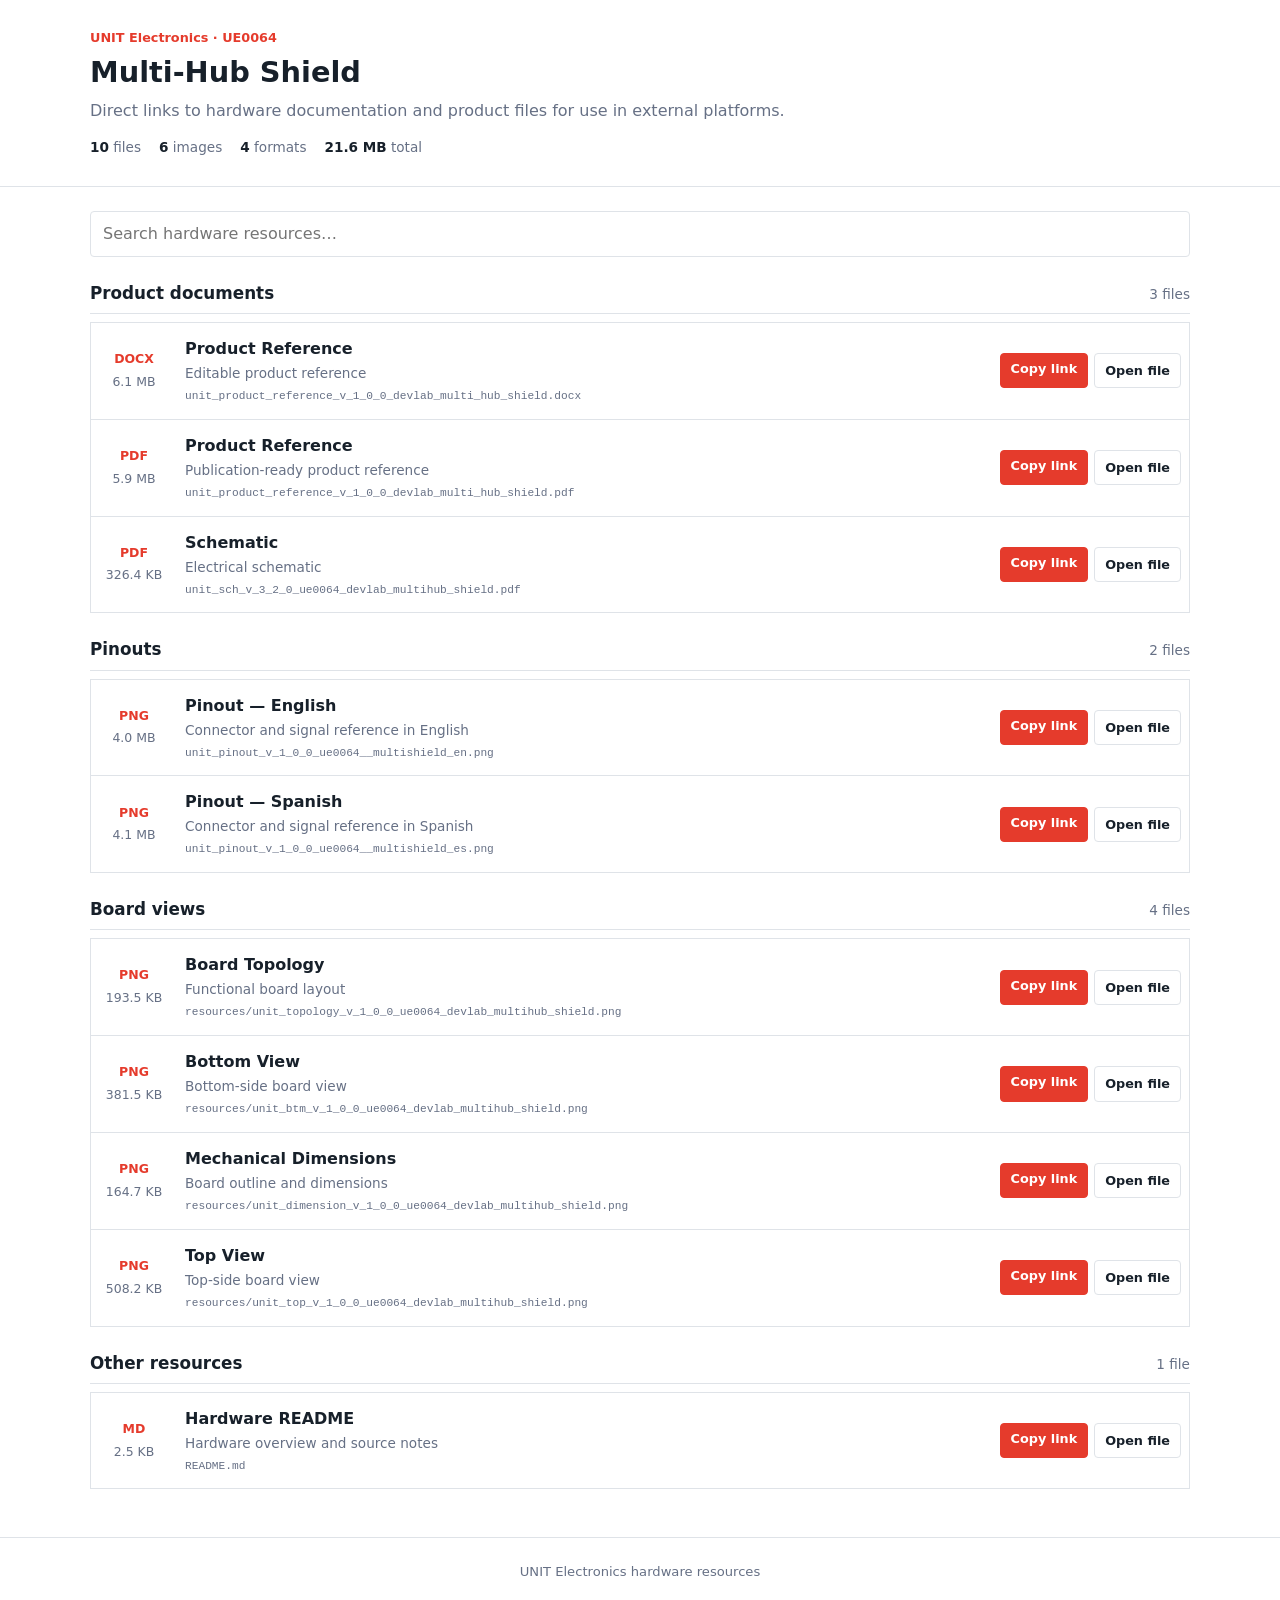
<file: docs/index.html>
<!DOCTYPE html>
<html lang="en">
<head>
  <meta charset="UTF-8">
  <meta name="viewport" content="width=device-width, initial-scale=1.0">
  <meta name="description" content="Multi-Hub Shield hardware documentation and downloads">
  <title>Multi-Hub Shield | Hardware Resources</title>
  <style>
    :root {
      --ink: #17202a;
      --muted: #667085;
      --line: #dfe3e8;
      --brand: #e53b2c;
    }
    * { box-sizing: border-box; }
    body {
      margin: 0;
      color: var(--ink);
      font: 16px/1.5 Inter, ui-sans-serif, system-ui, -apple-system, sans-serif;
    }
    .site-header { border-bottom: 1px solid var(--line); }
    .header-content, main {
      width: min(1100px, calc(100% - 32px));
      margin: 0 auto;
    }
    .header-content { padding: 28px 0; }
    .eyebrow {
      margin: 0 0 4px;
      color: var(--brand);
      font-size: .8rem;
      font-weight: 700;
    }
    h1 { margin: 0; font-size: 1.8rem; }
    .subtitle { margin: 5px 0 0; color: var(--muted); }
    .summary {
      display: flex;
      flex-wrap: wrap;
      gap: 18px;
      margin-top: 14px;
      color: var(--muted);
      font-size: .85rem;
    }
    .summary strong { color: var(--ink); }
    main { padding: 24px 0 48px; }
    .toolbar { margin-bottom: 24px; }
    .search {
      width: 100%;
      padding: 10px 12px;
      border: 1px solid var(--line);
      border-radius: 4px;
      color: var(--ink);
      font: inherit;
    }
    .search:focus { outline: 2px solid #f6c4bf; border-color: var(--brand); }
    .resource-section { margin-top: 24px; }
    .section-heading {
      display: flex;
      align-items: baseline;
      justify-content: space-between;
      margin-bottom: 8px;
      border-bottom: 1px solid var(--line);
    }
    .section-heading h2 { margin: 0 0 7px; font-size: 1.05rem; }
    .section-heading span { color: var(--muted); font-size: .85rem; }
    .resource-list { border-top: 1px solid var(--line); }
    .resource-item {
      display: grid;
      grid-template-columns: 70px minmax(0, 1fr) auto;
      align-items: center;
      gap: 16px;
      padding: 14px 8px;
      border: 1px solid var(--line);
      border-top: 0;
    }
    .file-meta { display: grid; gap: 4px; text-align: center; }
    .file-type {
      color: var(--brand);
      font-size: .78rem;
    }
    .file-size { color: var(--muted); font-size: .78rem; }
    .resource-details { min-width: 0; }
    .resource-item h3 { margin: 0; font-size: 1rem; }
    .resource-item p {
      display: inline;
      margin: 0 8px 0 0;
      color: var(--muted);
      font-size: .85rem;
    }
    .resource-item code {
      display: block;
      overflow: hidden;
      margin-top: 3px;
      color: var(--muted);
      font-size: .7rem;
      text-overflow: ellipsis;
      white-space: nowrap;
    }
    .actions { display: flex; gap: 6px; }
    .button {
      display: inline-flex;
      justify-content: center;
      padding: 7px 10px;
      border: 1px solid var(--line);
      border-radius: 4px;
      color: var(--ink);
      background: #fff;
      cursor: pointer;
      text-decoration: none;
      font-size: .8rem;
      font-weight: 600;
      font-family: inherit;
    }
    .button:hover { border-color: #aeb4bd; }
    .button.primary { color: #fff; border-color: var(--brand); background: var(--brand); }
    .empty-state { display: none; padding: 32px 0; color: var(--muted); text-align: center; }
    footer { padding: 24px 16px; border-top: 1px solid var(--line); color: var(--muted); text-align: center; font-size: .82rem; }
    [hidden] { display: none !important; }
    .visually-hidden {
      position: absolute;
      width: 1px;
      height: 1px;
      padding: 0;
      margin: -1px;
      overflow: hidden;
      clip: rect(0, 0, 0, 0);
      white-space: nowrap;
      border: 0;
    }
    @media (max-width: 680px) {
      .resource-item { grid-template-columns: 52px minmax(0, 1fr); }
      .actions { grid-column: 1 / -1; padding-left: 68px; }
    }
  </style>
</head>
<body>
  <header class="site-header">
    <div class="header-content">
      <p class="eyebrow">UNIT Electronics · UE0064</p>
      <h1>Multi-Hub Shield</h1>
      <p class="subtitle">Direct links to hardware documentation and product files for use in external platforms.</p>
      <div class="summary" aria-label="Resource summary">
        <span><strong>10</strong> files</span>
        <span><strong>6</strong> images</span>
        <span><strong>4</strong> formats</span>
        <span><strong>21.6 MB</strong> total</span>
      </div>
    </div>
  </header>
  <main>
    <div class="toolbar">
      <label for="resource-search" class="visually-hidden">Search hardware resources</label>
      <input id="resource-search" class="search" type="search" placeholder="Search hardware resources…" autocomplete="off">
    </div>

      <section class="resource-section">
        <div class="section-heading">
          <h2>Product documents</h2>
          <span>3 files</span>
        </div>
        <div class="resource-list">
        <article class="resource-item" data-search="product reference hardware/unit_product_reference_v_1_0_0_devlab_multi_hub_shield.docx editable product reference">
          <div class="file-meta">
            <strong class="file-type">DOCX</strong>
            <span class="file-size">6.1 MB</span>
          </div>
          <div class="resource-details">
            <h3>Product Reference</h3>
            <p>Editable product reference</p>
            <code title="unit_product_reference_v_1_0_0_devlab_multi_hub_shield.docx">unit_product_reference_v_1_0_0_devlab_multi_hub_shield.docx</code>
          </div>
          <div class="actions">
            <button class="button primary copy-link" type="button" data-url="hardware/unit_product_reference_v_1_0_0_devlab_multi_hub_shield.docx">Copy link</button>
            <a class="button" href="hardware/unit_product_reference_v_1_0_0_devlab_multi_hub_shield.docx" target="_blank" rel="noopener">Open file</a>
          </div>
        </article>

        <article class="resource-item" data-search="product reference hardware/unit_product_reference_v_1_0_0_devlab_multi_hub_shield.pdf publication-ready product reference">
          <div class="file-meta">
            <strong class="file-type">PDF</strong>
            <span class="file-size">5.9 MB</span>
          </div>
          <div class="resource-details">
            <h3>Product Reference</h3>
            <p>Publication-ready product reference</p>
            <code title="unit_product_reference_v_1_0_0_devlab_multi_hub_shield.pdf">unit_product_reference_v_1_0_0_devlab_multi_hub_shield.pdf</code>
          </div>
          <div class="actions">
            <button class="button primary copy-link" type="button" data-url="hardware/unit_product_reference_v_1_0_0_devlab_multi_hub_shield.pdf">Copy link</button>
            <a class="button" href="hardware/unit_product_reference_v_1_0_0_devlab_multi_hub_shield.pdf" target="_blank" rel="noopener">Open file</a>
          </div>
        </article>

        <article class="resource-item" data-search="schematic hardware/unit_sch_v_3_2_0_ue0064_devlab_multihub_shield.pdf electrical schematic">
          <div class="file-meta">
            <strong class="file-type">PDF</strong>
            <span class="file-size">326.4 KB</span>
          </div>
          <div class="resource-details">
            <h3>Schematic</h3>
            <p>Electrical schematic</p>
            <code title="unit_sch_v_3_2_0_ue0064_devlab_multihub_shield.pdf">unit_sch_v_3_2_0_ue0064_devlab_multihub_shield.pdf</code>
          </div>
          <div class="actions">
            <button class="button primary copy-link" type="button" data-url="hardware/unit_sch_v_3_2_0_ue0064_devlab_multihub_shield.pdf">Copy link</button>
            <a class="button" href="hardware/unit_sch_v_3_2_0_ue0064_devlab_multihub_shield.pdf" target="_blank" rel="noopener">Open file</a>
          </div>
        </article>
        </div>
      </section>
      <section class="resource-section">
        <div class="section-heading">
          <h2>Pinouts</h2>
          <span>2 files</span>
        </div>
        <div class="resource-list">
        <article class="resource-item" data-search="pinout — english hardware/unit_pinout_v_1_0_0_ue0064__multishield_en.png connector and signal reference in english">
          <div class="file-meta">
            <strong class="file-type">PNG</strong>
            <span class="file-size">4.0 MB</span>
          </div>
          <div class="resource-details">
            <h3>Pinout — English</h3>
            <p>Connector and signal reference in English</p>
            <code title="unit_pinout_v_1_0_0_ue0064__multishield_en.png">unit_pinout_v_1_0_0_ue0064__multishield_en.png</code>
          </div>
          <div class="actions">
            <button class="button primary copy-link" type="button" data-url="hardware/unit_pinout_v_1_0_0_ue0064__multishield_en.png">Copy link</button>
            <a class="button" href="hardware/unit_pinout_v_1_0_0_ue0064__multishield_en.png" target="_blank" rel="noopener">Open file</a>
          </div>
        </article>

        <article class="resource-item" data-search="pinout — spanish hardware/unit_pinout_v_1_0_0_ue0064__multishield_es.png connector and signal reference in spanish">
          <div class="file-meta">
            <strong class="file-type">PNG</strong>
            <span class="file-size">4.1 MB</span>
          </div>
          <div class="resource-details">
            <h3>Pinout — Spanish</h3>
            <p>Connector and signal reference in Spanish</p>
            <code title="unit_pinout_v_1_0_0_ue0064__multishield_es.png">unit_pinout_v_1_0_0_ue0064__multishield_es.png</code>
          </div>
          <div class="actions">
            <button class="button primary copy-link" type="button" data-url="hardware/unit_pinout_v_1_0_0_ue0064__multishield_es.png">Copy link</button>
            <a class="button" href="hardware/unit_pinout_v_1_0_0_ue0064__multishield_es.png" target="_blank" rel="noopener">Open file</a>
          </div>
        </article>
        </div>
      </section>
      <section class="resource-section">
        <div class="section-heading">
          <h2>Board views</h2>
          <span>4 files</span>
        </div>
        <div class="resource-list">
        <article class="resource-item" data-search="board topology hardware/resources/unit_topology_v_1_0_0_ue0064_devlab_multihub_shield.png functional board layout">
          <div class="file-meta">
            <strong class="file-type">PNG</strong>
            <span class="file-size">193.5 KB</span>
          </div>
          <div class="resource-details">
            <h3>Board Topology</h3>
            <p>Functional board layout</p>
            <code title="resources/unit_topology_v_1_0_0_ue0064_devlab_multihub_shield.png">resources/unit_topology_v_1_0_0_ue0064_devlab_multihub_shield.png</code>
          </div>
          <div class="actions">
            <button class="button primary copy-link" type="button" data-url="hardware/resources/unit_topology_v_1_0_0_ue0064_devlab_multihub_shield.png">Copy link</button>
            <a class="button" href="hardware/resources/unit_topology_v_1_0_0_ue0064_devlab_multihub_shield.png" target="_blank" rel="noopener">Open file</a>
          </div>
        </article>

        <article class="resource-item" data-search="bottom view hardware/resources/unit_btm_v_1_0_0_ue0064_devlab_multihub_shield.png bottom-side board view">
          <div class="file-meta">
            <strong class="file-type">PNG</strong>
            <span class="file-size">381.5 KB</span>
          </div>
          <div class="resource-details">
            <h3>Bottom View</h3>
            <p>Bottom-side board view</p>
            <code title="resources/unit_btm_v_1_0_0_ue0064_devlab_multihub_shield.png">resources/unit_btm_v_1_0_0_ue0064_devlab_multihub_shield.png</code>
          </div>
          <div class="actions">
            <button class="button primary copy-link" type="button" data-url="hardware/resources/unit_btm_v_1_0_0_ue0064_devlab_multihub_shield.png">Copy link</button>
            <a class="button" href="hardware/resources/unit_btm_v_1_0_0_ue0064_devlab_multihub_shield.png" target="_blank" rel="noopener">Open file</a>
          </div>
        </article>

        <article class="resource-item" data-search="mechanical dimensions hardware/resources/unit_dimension_v_1_0_0_ue0064_devlab_multihub_shield.png board outline and dimensions">
          <div class="file-meta">
            <strong class="file-type">PNG</strong>
            <span class="file-size">164.7 KB</span>
          </div>
          <div class="resource-details">
            <h3>Mechanical Dimensions</h3>
            <p>Board outline and dimensions</p>
            <code title="resources/unit_dimension_v_1_0_0_ue0064_devlab_multihub_shield.png">resources/unit_dimension_v_1_0_0_ue0064_devlab_multihub_shield.png</code>
          </div>
          <div class="actions">
            <button class="button primary copy-link" type="button" data-url="hardware/resources/unit_dimension_v_1_0_0_ue0064_devlab_multihub_shield.png">Copy link</button>
            <a class="button" href="hardware/resources/unit_dimension_v_1_0_0_ue0064_devlab_multihub_shield.png" target="_blank" rel="noopener">Open file</a>
          </div>
        </article>

        <article class="resource-item" data-search="top view hardware/resources/unit_top_v_1_0_0_ue0064_devlab_multihub_shield.png top-side board view">
          <div class="file-meta">
            <strong class="file-type">PNG</strong>
            <span class="file-size">508.2 KB</span>
          </div>
          <div class="resource-details">
            <h3>Top View</h3>
            <p>Top-side board view</p>
            <code title="resources/unit_top_v_1_0_0_ue0064_devlab_multihub_shield.png">resources/unit_top_v_1_0_0_ue0064_devlab_multihub_shield.png</code>
          </div>
          <div class="actions">
            <button class="button primary copy-link" type="button" data-url="hardware/resources/unit_top_v_1_0_0_ue0064_devlab_multihub_shield.png">Copy link</button>
            <a class="button" href="hardware/resources/unit_top_v_1_0_0_ue0064_devlab_multihub_shield.png" target="_blank" rel="noopener">Open file</a>
          </div>
        </article>
        </div>
      </section>
      <section class="resource-section">
        <div class="section-heading">
          <h2>Other resources</h2>
          <span>1 file</span>
        </div>
        <div class="resource-list">
        <article class="resource-item" data-search="hardware readme hardware/readme.md hardware overview and source notes">
          <div class="file-meta">
            <strong class="file-type">MD</strong>
            <span class="file-size">2.5 KB</span>
          </div>
          <div class="resource-details">
            <h3>Hardware README</h3>
            <p>Hardware overview and source notes</p>
            <code title="README.md">README.md</code>
          </div>
          <div class="actions">
            <button class="button primary copy-link" type="button" data-url="hardware/README.md">Copy link</button>
            <a class="button" href="hardware/README.md" target="_blank" rel="noopener">Open file</a>
          </div>
        </article>
        </div>
      </section>
    <p id="empty-state" class="empty-state">No resources match your search.</p>
  </main>
  <footer>UNIT Electronics hardware resources</footer>
  <script>
    const search = document.getElementById('resource-search');
    const sections = [...document.querySelectorAll('.resource-section')];
    const emptyState = document.getElementById('empty-state');
    const copyText = async (text) => {
      try {
        await navigator.clipboard.writeText(text);
      } catch (error) {
        const input = document.createElement('textarea');
        input.value = text;
        input.style.position = 'fixed';
        input.style.opacity = '0';
        document.body.appendChild(input);
        input.select();
        document.execCommand('copy');
        input.remove();
      }
    };
    document.querySelectorAll('.copy-link').forEach((button) => {
      button.addEventListener('click', async () => {
        const absoluteUrl = new URL(button.dataset.url, window.location.href).href;
        await copyText(absoluteUrl);
        const originalLabel = button.textContent;
        button.textContent = 'Copied';
        setTimeout(() => { button.textContent = originalLabel; }, 1600);
      });
    });
    search.addEventListener('input', () => {
      const query = search.value.trim().toLowerCase();
      let visibleCards = 0;
      sections.forEach((section) => {
        let sectionCards = 0;
        section.querySelectorAll('.resource-item').forEach((card) => {
          const match = card.dataset.search.includes(query);
          card.hidden = !match;
          sectionCards += Number(match);
        });
        section.hidden = sectionCards === 0;
        visibleCards += sectionCards;
      });
      emptyState.style.display = visibleCards ? 'none' : 'block';
    });
  </script>
</body>
</html>
</file>
